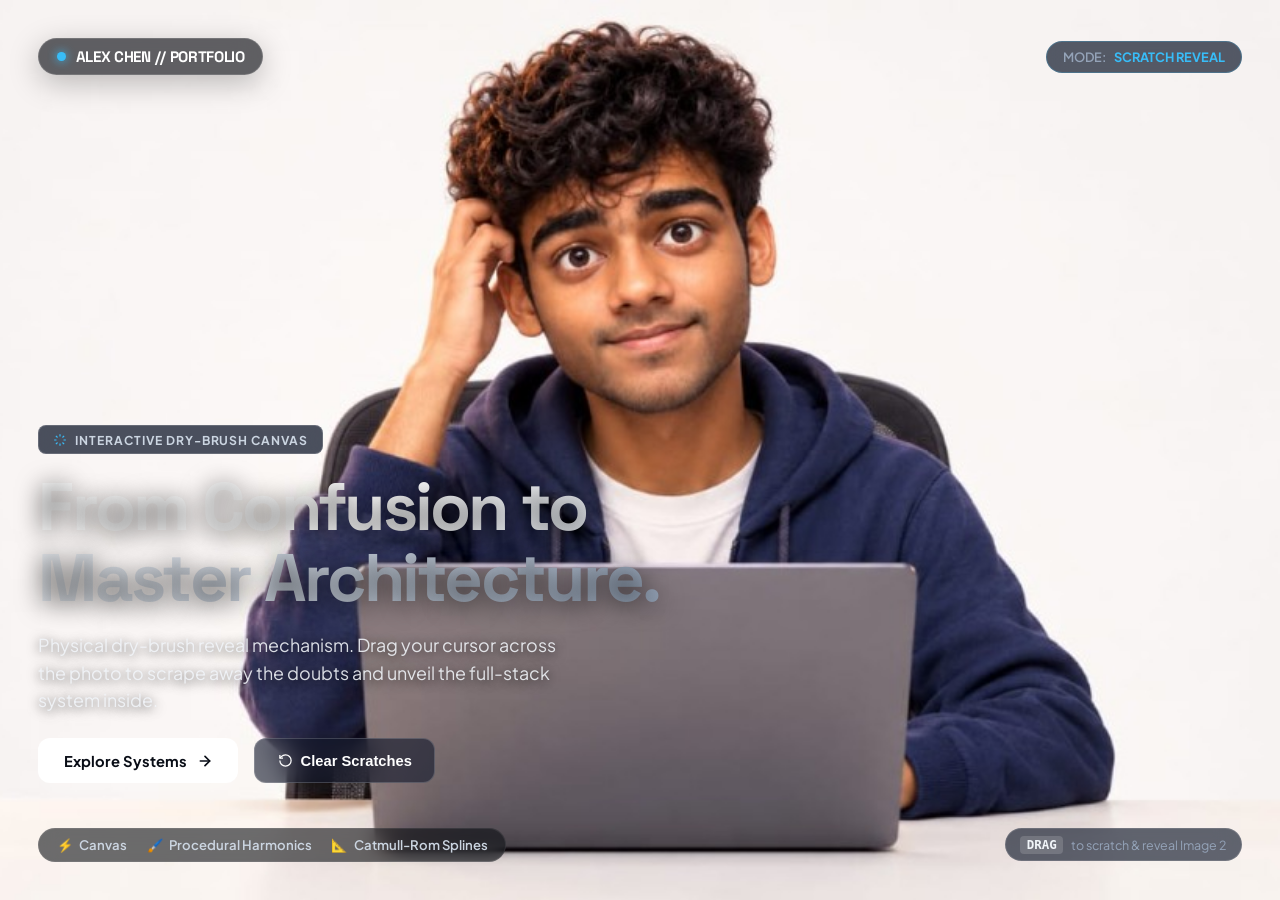
<file: index.html>
<!DOCTYPE html>
<html lang="en">
<head>
  <meta charset="UTF-8">
  <meta name="viewport" content="width=device-width, initial-scale=1.0">
  <meta name="theme-color" content="#0d0f12">
  <title>Interactive Grunge Scratch Reveal Hero</title>
  <link rel="preconnect" href="https://fonts.googleapis.com">
  <link rel="preconnect" href="https://fonts.gstatic.com" crossorigin>
  <link href="https://fonts.googleapis.com/css2?family=Plus+Jakarta+Sans:wght@400;600;700;800&family=Space+Grotesk:wght@500;700&display=swap" rel="stylesheet">
  <link rel="stylesheet" href="style.css">
  <script src="script.js" defer></script>
</head>
<body>
  <main class="hero-container" id="hero">
    <img id="image2" class="hero-bottom-img" src="image2.jpg" alt="The revealed image beneath the scratch layer">
    <canvas id="reveal-canvas" aria-label="Interactive scratch-to-reveal image"></canvas>

    <div class="hero-ui">
      <nav class="hero-nav" aria-label="Portfolio">
        <div class="brand-logo">
          <span class="brand-dot" aria-hidden="true"></span>
          <span>ALEX CHEN // PORTFOLIO</span>
        </div>
        <div class="status-pill">
          <span>MODE:</span>
          <span class="live">SCRATCH REVEAL</span>
        </div>
      </nav>

      <section class="hero-content" aria-labelledby="hero-title">
        <div class="hint-badge">
          <svg viewBox="0 0 24 24" aria-hidden="true"><path d="M12 2v4M12 18v4M4.93 4.93l2.83 2.83M16.24 16.24l2.83 2.83M2 12h4M18 12h4M4.93 19.07l2.83-2.83M16.24 7.76l2.83-2.83"/></svg>
          Interactive Dry-Brush Canvas
        </div>
        <h1 class="hero-title" id="hero-title"><span class="gradient-text">From Confusion to Master Architecture.</span></h1>
        <p class="hero-subtitle">Physical dry-brush reveal mechanism. Drag your cursor across the photo to scrape away the doubts and unveil the full-stack system inside.</p>
        <div class="hero-actions">
          <a href="#projects" class="btn-primary">
            Explore Systems
            <svg width="16" height="16" viewBox="0 0 24 24" fill="none" stroke="currentColor" stroke-width="2.5" stroke-linecap="round" stroke-linejoin="round" aria-hidden="true"><line x1="5" y1="12" x2="19" y2="12"/><polyline points="12 5 19 12 12 19"/></svg>
          </a>
          <button type="button" class="btn-glass" id="reset-btn">
            <svg width="15" height="15" viewBox="0 0 24 24" fill="none" stroke="currentColor" stroke-width="2" aria-hidden="true"><path d="M3 12a9 9 0 1 0 9-9 9.75 9.75 0 0 0-6.74 2.74L3 8"/><path d="M3 3v5h5"/></svg>
            Clear Scratches
          </button>
        </div>
      </section>

      <footer class="hero-footer">
        <div class="tech-stack" aria-label="Technologies">
          <div class="tech-item"><span aria-hidden="true">⚡</span> Canvas</div>
          <div class="tech-item"><span aria-hidden="true">🖌️</span> Procedural Harmonics</div>
          <div class="tech-item"><span aria-hidden="true">📐</span> Catmull-Rom Splines</div>
        </div>
        <div class="instruction-tooltip"><span class="kbd-chip">DRAG</span> to scratch &amp; reveal Image 2</div>
      </footer>
    </div>
  </main>
</body>
</html>
</file>
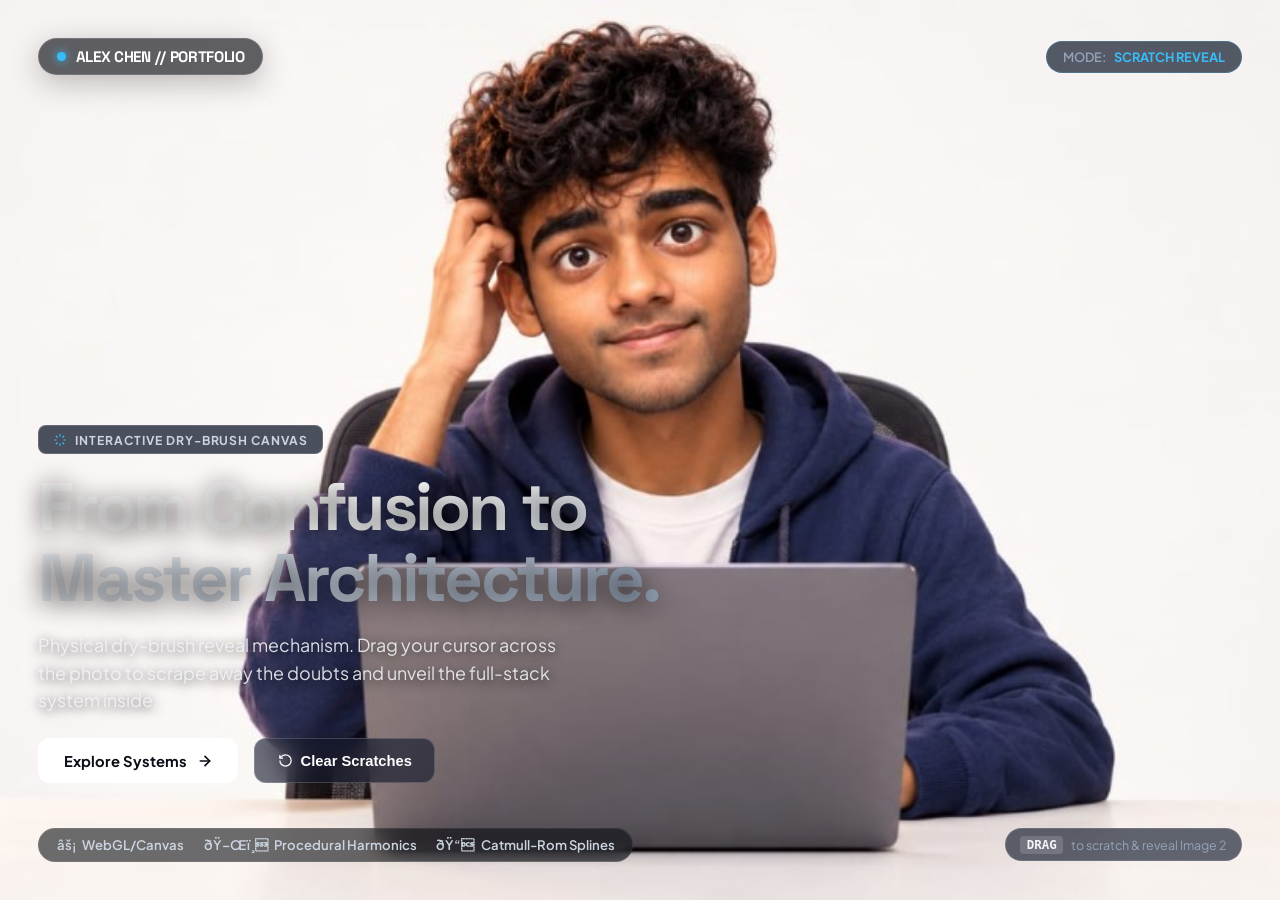
<file: standalone.html>
<!DOCTYPE html>
<html lang="en">
<head>
  <meta charset="UTF-8">
  <meta name="viewport" content="width=device-width, initial-scale=1.0">
  <title>Interactive Grunge Scratch Reveal Hero</title>
  <link rel="preconnect" href="https://fonts.googleapis.com">
  <link rel="preconnect" href="https://fonts.gstatic.com" crossorigin>
  <link href="https://fonts.googleapis.com/css2?family=Plus+Jakarta+Sans:wght@400;600;700;800&family=Space+Grotesk:wght@500;700&display=swap" rel="stylesheet">
  <style>
    *, *::before, *::after {
      box-sizing: border-box;
      margin: 0;
      padding: 0;
    }

    html, body {
      width: 100%;
      height: 100%;
      overflow: hidden;
      background-color: #0d0f12;
      font-family: 'Plus Jakarta Sans', -apple-system, BlinkMacSystemFont, sans-serif;
      color: #ffffff;
      user-select: none;
      -webkit-user-select: none;
    }

    .hero-container {
      position: relative;
      width: 100vw;
      height: 100vh;
      overflow: hidden;
      background: #0d0f12;
    }

    /* IMAGE 2 (Bottom layer): perfectly aligned, cover fit */
    .hero-bottom-img {
      position: absolute;
      top: 0;
      left: 0;
      width: 100vw;
      height: 100vh;
      object-fit: cover;
      object-position: center;
      display: block;
      z-index: 1;
      pointer-events: none;
    }

    /* Canvas layer: holds IMAGE 1, procedural mask destination-out reveals IMAGE 2 */
    #reveal-canvas {
      position: absolute;
      top: 0;
      left: 0;
      width: 100vw;
      height: 100vh;
      z-index: 2;
      display: block;
      touch-action: none;
      cursor: crosshair;
    }

    /* UI Overlay: sits safely above canvas, non-blocking */
    .hero-ui {
      position: absolute;
      inset: 0;
      z-index: 10;
      pointer-events: none;
      display: flex;
      flex-direction: column;
      justify-content: space-between;
      padding: clamp(1.2rem, 3vw, 2.5rem);
    }

    /* Top Navigation bar */
    .hero-nav {
      display: flex;
      justify-content: space-between;
      align-items: center;
      width: 100%;
    }

    .brand-logo {
      display: inline-flex;
      align-items: center;
      gap: 0.6rem;
      background: rgba(13, 15, 20, 0.65);
      backdrop-filter: blur(14px);
      -webkit-backdrop-filter: blur(14px);
      border: 1px solid rgba(255, 255, 255, 0.14);
      padding: 0.5rem 1.1rem;
      border-radius: 9999px;
      font-family: 'Space Grotesk', sans-serif;
      font-weight: 700;
      font-size: 0.95rem;
      letter-spacing: -0.02em;
      box-shadow: 0 8px 30px rgba(0, 0, 0, 0.25);
    }

    .brand-dot {
      width: 9px;
      height: 9px;
      background: #38bdf8;
      border-radius: 50%;
      box-shadow: 0 0 10px #38bdf8;
      animation: pulseDot 2s infinite ease-in-out;
    }

    @keyframes pulseDot {
      0%, 100% { transform: scale(1); opacity: 1; }
      50% { transform: scale(1.35); opacity: 0.7; }
    }

    .status-pill {
      display: inline-flex;
      align-items: center;
      gap: 0.5rem;
      background: rgba(15, 23, 42, 0.7);
      backdrop-filter: blur(14px);
      -webkit-backdrop-filter: blur(14px);
      border: 1px solid rgba(56, 189, 248, 0.25);
      padding: 0.45rem 1rem;
      border-radius: 9999px;
      font-size: 0.8rem;
      font-weight: 600;
      color: #94a3b8;
    }

    .status-pill span.live {
      color: #38bdf8;
      font-weight: 700;
    }

    /* Central Content / Typography */
    .hero-content {
      max-width: 680px;
      display: flex;
      flex-direction: column;
      gap: 1.1rem;
      margin-top: auto;
      margin-bottom: clamp(1.5rem, 5vh, 4rem);
    }

    .hint-badge {
      display: inline-flex;
      align-items: center;
      gap: 0.5rem;
      align-self: flex-start;
      background: rgba(15, 23, 42, 0.75);
      backdrop-filter: blur(12px);
      -webkit-backdrop-filter: blur(12px);
      border: 1px solid rgba(255, 255, 255, 0.16);
      padding: 0.35rem 0.85rem;
      border-radius: 8px;
      font-size: 0.76rem;
      font-weight: 700;
      letter-spacing: 0.08em;
      text-transform: uppercase;
      color: #cbd5e1;
    }

    .hint-badge svg {
      width: 14px;
      height: 14px;
      fill: none;
      stroke: #38bdf8;
      stroke-width: 2;
    }

    .hero-title {
      font-family: 'Space Grotesk', sans-serif;
      font-size: clamp(2.4rem, 5.5vw, 4.2rem);
      line-height: 1.05;
      font-weight: 800;
      letter-spacing: -0.04em;
      color: #ffffff;
      text-shadow: 0 4px 24px rgba(0, 0, 0, 0.65);
    }

    .hero-title .gradient-text {
      background: linear-gradient(135deg, #ffffff 30%, #94a3b8 100%);
      -webkit-background-clip: text;
      -webkit-text-fill-color: transparent;
    }

    .hero-subtitle {
      font-size: clamp(0.95rem, 1.4vw, 1.15rem);
      line-height: 1.55;
      color: rgba(241, 245, 249, 0.88);
      max-width: 540px;
      text-shadow: 0 2px 12px rgba(0, 0, 0, 0.75);
    }

    /* Actions and bottom controls */
    .hero-actions {
      display: flex;
      flex-wrap: wrap;
      align-items: center;
      gap: 1rem;
      margin-top: 0.4rem;
      pointer-events: auto;
    }

    .btn-primary {
      display: inline-flex;
      align-items: center;
      gap: 0.6rem;
      background: #ffffff;
      color: #090d16;
      border: none;
      padding: 0.85rem 1.6rem;
      border-radius: 12px;
      font-size: 0.92rem;
      font-weight: 700;
      cursor: pointer;
      box-shadow: 0 10px 25px rgba(255, 255, 255, 0.18);
      transition: all 0.25s cubic-bezier(0.16, 1, 0.3, 1);
      text-decoration: none;
    }

    .btn-primary:hover {
      transform: translateY(-2px);
      box-shadow: 0 14px 30px rgba(255, 255, 255, 0.28);
      background: #f8fafc;
    }

    .btn-glass {
      display: inline-flex;
      align-items: center;
      gap: 0.5rem;
      background: rgba(15, 23, 42, 0.6);
      backdrop-filter: blur(14px);
      -webkit-backdrop-filter: blur(14px);
      border: 1px solid rgba(255, 255, 255, 0.18);
      color: #ffffff;
      padding: 0.85rem 1.4rem;
      border-radius: 12px;
      font-size: 0.92rem;
      font-weight: 600;
      cursor: pointer;
      transition: all 0.25s ease;
      text-decoration: none;
    }

    .btn-glass:hover {
      background: rgba(255, 255, 255, 0.12);
      border-color: rgba(255, 255, 255, 0.3);
      transform: translateY(-2px);
    }

    /* Bottom interactive bar */
    .hero-footer {
      display: flex;
      justify-content: space-between;
      align-items: center;
      width: 100%;
      font-size: 0.82rem;
      color: rgba(226, 232, 240, 0.7);
    }

    .hero-footer .tech-stack {
      display: flex;
      align-items: center;
      gap: 1.2rem;
      background: rgba(13, 15, 20, 0.6);
      backdrop-filter: blur(10px);
      -webkit-backdrop-filter: blur(10px);
      border: 1px solid rgba(255, 255, 255, 0.08);
      padding: 0.45rem 1.1rem;
      border-radius: 9999px;
    }

    .tech-item {
      display: inline-flex;
      align-items: center;
      gap: 0.4rem;
      font-weight: 600;
      color: #cbd5e1;
    }

    .instruction-tooltip {
      display: inline-flex;
      align-items: center;
      gap: 0.5rem;
      background: rgba(15, 23, 42, 0.65);
      backdrop-filter: blur(12px);
      -webkit-backdrop-filter: blur(12px);
      border: 1px solid rgba(255, 255, 255, 0.12);
      padding: 0.4rem 0.9rem;
      border-radius: 9999px;
      font-size: 0.78rem;
      color: #94a3b8;
    }

    .instruction-tooltip .kbd-chip {
      background: rgba(255, 255, 255, 0.15);
      color: #f1f5f9;
      font-weight: 700;
      padding: 0.1rem 0.4rem;
      border-radius: 4px;
      font-family: monospace;
    }

    @media (max-width: 768px) {
      .hero-content {
        max-width: 100%;
        margin-bottom: 2rem;
      }
      .hero-title {
        font-size: 2.2rem;
      }
      .tech-stack {
        display: none !important;
      }
    }
  </style>
</head>
<body>
  <div class="hero-container" id="hero">
    <!-- IMAGE 2 (Bottom layer): Revealed underneath -->
    <img id="image2" class="hero-bottom-img" src="[data-uri]" alt="Developer Revealed Reality" />

    <!-- Canvas layer: Displays IMAGE 1, scratches away via destination-out -->
    <canvas id="reveal-canvas"></canvas>

    <!-- Overlay UI (Clickable buttons work, passive clicks pass through to canvas) -->
    <div class="hero-ui">
      <nav class="hero-nav">
        <div class="brand-logo">
          <div class="brand-dot"></div>
          <span>ALEX CHEN // PORTFOLIO</span>
        </div>
        <div class="status-pill">
          <span>MODE:</span>
          <span class="live">SCRATCH REVEAL</span>
        </div>
      </nav>

      <div class="hero-content">
        <div class="hint-badge">
          <svg viewBox="0 0 24 24"><path d="M12 2v4M12 18v4M4.93 4.93l2.83 2.83M16.24 16.24l2.83 2.83M2 12h4M18 12h4M4.93 19.07l2.83-2.83M16.24 7.76l2.83-2.83"/></svg>
          Interactive Dry-Brush Canvas
        </div>
        <h1 class="hero-title">
          <span class="gradient-text">From Confusion to Master Architecture.</span>
        </h1>
        <p class="hero-subtitle">
          Physical dry-brush reveal mechanism. Drag your cursor across the photo to scrape away the doubts and unveil the full-stack system inside.
        </p>
        <div class="hero-actions">
          <a href="#projects" class="btn-primary">
            Explore Systems
            <svg width="16" height="16" viewBox="0 0 24 24" fill="none" stroke="currentColor" stroke-width="2.5" stroke-linecap="round" stroke-linejoin="round"><line x1="5" y1="12" x2="19" y2="12"></line><polyline points="12 5 19 12 12 19"></polyline></svg>
          </a>
          <button type="button" class="btn-glass" id="reset-btn">
            <svg width="15" height="15" viewBox="0 0 24 24" fill="none" stroke="currentColor" stroke-width="2"><path d="M3 12a9 9 0 1 0 9-9 9.75 9.75 0 0 0-6.74 2.74L3 8"></path><path d="M3 3v5h5"></path></svg>
            Clear Scratches
          </button>
        </div>
      </div>

      <footer class="hero-footer">
        <div class="tech-stack">
          <div class="tech-item"><span>âš¡</span> WebGL/Canvas</div>
          <div class="tech-item"><span>ðŸ–Œï¸</span> Procedural Harmonics</div>
          <div class="tech-item"><span>ðŸ“</span> Catmull-Rom Splines</div>
        </div>
        <div class="instruction-tooltip">
          <span class="kbd-chip">DRAG</span> to scratch & reveal Image 2
        </div>
      </footer>
    </div>
  </div>

  <script>
    (function() {
      'use strict';

      const canvas = document.getElementById('reveal-canvas');
      const ctx = canvas.getContext('2d', { alpha: true });
      const hero = document.getElementById('hero');
      const resetBtn = document.getElementById('reset-btn');

      // Load IMAGE 1
      const img1 = new Image();
      img1.src = '[data-uri]';
      let img1Loaded = false;
      img1.onload = () => {
        img1Loaded = true;
        renderInitialCover();
      };

      // State tracking
      let width = window.innerWidth;
      let height = window.innerHeight;
      let dpr = Math.min(window.devicePixelRatio || 1, 2);

      // Follower physics
      let sx = 0, sy = 0; // smoothed follower position
      let tx = 0, ty = 0; // target cursor position
      let lastStampX = 0, lastStampY = 0;
      let hasEntered = false;
      let isCursorInside = false;
      let lastTime = performance.now();

      // Brush stamp collection
      // Each stamp: { x, y, baseRadius, angle, born, seed, speed }
      const stamps = [];
      const STAMP_LIFETIME = 2.7; // 2.7 seconds exactly
      const SAMPLE_COUNT = 48; // ~48 perimeter samples

      // Compute cover destination rectangle matching CSS object-fit: cover
      function getCoverRect(imgW, imgH, containerW, containerH) {
        if (!imgW || !imgH) return { x: 0, y: 0, width: containerW, height: containerH };
        const imgRatio = imgW / imgH;
        const containerRatio = containerW / containerH;
        let renderW, renderH, offsetX, offsetY;

        if (containerRatio > imgRatio) {
          renderW = containerW;
          renderH = containerW / imgRatio;
          offsetX = 0;
          offsetY = (containerH - renderH) / 2;
        } else {
          renderH = containerH;
          renderW = containerH * imgRatio;
          offsetX = (containerW - renderW) / 2;
          offsetY = 0;
        }
        return { x: offsetX, y: offsetY, width: renderW, height: renderH };
      }

      function resize() {
        width = window.innerWidth;
        height = window.innerHeight;
        dpr = Math.min(window.devicePixelRatio || 1, 2);
        canvas.width = Math.floor(width * dpr);
        canvas.height = Math.floor(height * dpr);
        canvas.style.width = width + 'px';
        canvas.style.height = height + 'px';
      }

      window.addEventListener('resize', resize);
      resize();

      function renderInitialCover() {
        if (!img1Loaded) return;
        ctx.save();
        ctx.scale(dpr, dpr);
        ctx.clearRect(0, 0, width, height);
        const rect = getCoverRect(img1.naturalWidth, img1.naturalHeight, width, height);
        ctx.drawImage(img1, rect.x, rect.y, rect.width, rect.height);
        ctx.restore();
      }

      // Catmull-Rom closed curve conversion to cubic BÃ©zier
      function traceCatmullRomClosed(context, pts) {
        const n = pts.length;
        if (n < 3) return;
        context.moveTo(pts[0].x, pts[0].y);
        for (let i = 0; i < n; i++) {
          const p0 = pts[(i - 1 + n) % n];
          const p1 = pts[i];
          const p2 = pts[(i + 1) % n];
          const p3 = pts[(i + 2) % n];

          const cp1x = p1.x + (p2.x - p0.x) / 6;
          const cp1y = p1.y + (p2.y - p0.y) / 6;
          const cp2x = p2.x - (p3.x - p1.x) / 6;
          const cp2y = p2.y - (p3.y - p1.y) / 6;

          context.bezierCurveTo(cp1x, cp1y, cp2x, cp2y, p2.x, p2.y);
        }
        context.closePath();
      }

      // Build procedural dry-brush polygon points with multiscale harmonics + directional stretch
      function getBrushPerimeter(stamp, currentRadius, currentTime) {
        const pts = [];
        const baseR = currentRadius;
        const seed = stamp.seed;
        const time = (currentTime - stamp.born) * 0.4;
        const dirAngle = stamp.angle;

        // Slight stretch in movement direction (not over-stretched or over-rotated)
        const stretchRatio = Math.min(1.30, 1.08 + (stamp.speed || 0) * 0.00035);
        const compressRatio = 1 / Math.sqrt(stretchRatio);

        const cosDir = Math.cos(dirAngle);
        const sinDir = Math.sin(dirAngle);

        for (let i = 0; i < SAMPLE_COUNT; i++) {
          const a = (i / SAMPLE_COUNT) * Math.PI * 2;

          // Specified multi-frequency radius formula + additional micro-irregularities
          const harmonic1 = 0.085 * Math.sin(3 * a + time + seed);
          const harmonic2 = 0.048 * Math.sin(5 * a - time * 1.15 + seed * 2.1);
          const harmonic3 = 0.022 * Math.sin(9 * a + time * 0.6 + seed * 3.7);

          // Additional high-frequency dry-bristle serration & torn edge notches
          const bristleJitter = 0.035 * Math.sin(17 * a + seed * 4.3) +
                                0.018 * Math.cos(31 * a - seed * 1.7);

          // Deep occasional dry-bristle clefts
          const notch = (Math.sin(6 * a + seed * 1.5) > 0.88) ? -0.12 : 0;

          const r = baseR * Math.max(0.2, (1 + harmonic1 + harmonic2 + harmonic3 + bristleJitter + notch));

          // Local coordinates stretched along direction
          const localX = r * stretchRatio * Math.cos(a);
          const localY = r * compressRatio * Math.sin(a);

          // Rotate to align with movement angle
          const rotX = stamp.x + (localX * cosDir - localY * sinDir);
          const rotY = stamp.y + (localX * sinDir + localY * cosDir);

          pts.push({ x: rotX, y: rotY });
        }
        return pts;
      }

      // Add a stamp at (px, py)
      function addStamp(px, py, angle, speed, now) {
        const baseRadius = Math.min(width, height) * 0.18; // 15-20% of smaller viewport dimension
        stamps.push({
          x: px,
          y: py,
          baseRadius: baseRadius,
          angle: angle,
          born: now,
          seed: Math.random() * 1000,
          speed: speed
        });
      }

      // Mouse / Pointer handlers
      function handlePointerMove(clientX, clientY) {
        const now = performance.now() / 1000;

        if (!hasEntered) {
          // Immediately set follower to cursor position so no unwanted stroke connects from old position
          sx = clientX;
          sy = clientY;
          tx = clientX;
          ty = clientY;
          lastStampX = clientX;
          lastStampY = clientY;
          hasEntered = true;
          isCursorInside = true;
          // Add first stamp at initial touch/entry
          addStamp(clientX, clientY, 0, 0, now);
          return;
        }

        if (!isCursorInside) {
          // Re-entering: start fresh from new cursor position without connecting
          sx = clientX;
          sy = clientY;
          tx = clientX;
          ty = clientY;
          lastStampX = clientX;
          lastStampY = clientY;
          isCursorInside = true;
          addStamp(clientX, clientY, 0, 0, now);
          return;
        }

        tx = clientX;
        ty = clientY;
      }

      hero.addEventListener('pointerenter', (e) => {
        handlePointerMove(e.clientX, e.clientY);
      });

      hero.addEventListener('pointermove', (e) => {
        handlePointerMove(e.clientX, e.clientY);
      });

      hero.addEventListener('pointerleave', () => {
        isCursorInside = false;
      });

      // Mobile Touch Handling with exact same behavior
      hero.addEventListener('touchstart', (e) => {
        if (e.touches.length > 0) {
          const t = e.touches[0];
          handlePointerMove(t.clientX, t.clientY);
        }
      }, { passive: true });

      hero.addEventListener('touchmove', (e) => {
        if (e.touches.length > 0) {
          const t = e.touches[0];
          handlePointerMove(t.clientX, t.clientY);
        }
      }, { passive: true });

      hero.addEventListener('touchend', () => {
        isCursorInside = false;
      });

      resetBtn.addEventListener('click', (e) => {
        e.stopPropagation();
        stamps.length = 0;
        renderInitialCover();
      });

      // Main Animation Loop
      function animate(nowMs) {
        requestAnimationFrame(animate);

        const now = nowMs / 1000;
        const dt = Math.min((nowMs - lastTime) / 1000, 0.1);
        lastTime = nowMs;

        // Smooth cursor following
        if (isCursorInside) {
          const k = 1 - Math.pow(1 - 0.17, dt * 60);
          const prevSx = sx;
          const prevSy = sy;

          sx += (tx - sx) * k;
          sy += (ty - sy) * k;

          const dx = sx - lastStampX;
          const dy = sy - lastStampY;
          const distFromLast = Math.hypot(dx, dy);

          const baseRadius = Math.min(width, height) * 0.18;
          // Continuous spacing: approximately brushRadius * 0.09
          const stepDist = baseRadius * 0.09;

          if (distFromLast >= stepDist) {
            const steps = Math.floor(distFromLast / stepDist);
            const moveAngle = Math.atan2(sy - prevSy, sx - prevSx) || 0;
            const instSpeed = distFromLast / Math.max(dt, 0.001);

            for (let i = 1; i <= steps; i++) {
              const fraction = i / steps;
              const px = lastStampX + dx * fraction;
              const py = lastStampY + dy * fraction;
              addStamp(px, py, moveAngle, instSpeed, now);
            }
            lastStampX += dx * (steps / (distFromLast / stepDist));
            lastStampY += dy * (steps / (distFromLast / stepDist));
          }
        }

        // Clean up expired stamps
        for (let i = stamps.length - 1; i >= 0; i--) {
          const age = now - stamps[i].born;
          if (age >= STAMP_LIFETIME) {
            stamps.splice(i, 1);
          }
        }

        if (!img1Loaded) return;

        // Render frame
        ctx.save();
        ctx.scale(dpr, dpr);

        // 1. Clear frame
        ctx.clearRect(0, 0, width, height);

        // 2. Draw IMAGE 1 (top default image)
        const rect = getCoverRect(img1.naturalWidth, img1.naturalHeight, width, height);
        ctx.drawImage(img1, rect.x, rect.y, rect.width, rect.height);

        // 3. Cut out active brush stamps using destination-out
        if (stamps.length > 0) {
          ctx.globalCompositeOperation = 'destination-out';
          ctx.fillStyle = '#000000';

          for (let i = 0; i < stamps.length; i++) {
            const stamp = stamps[i];
            const age = now - stamp.born;
            const life = Math.max(0, 1 - age / STAMP_LIFETIME);

            // Physical shrinking formula specified:
            // radius = originalRadius * Math.pow(life, 0.85)
            // (new = large, 1s = smaller, 2s = very small, 2.7s = gone)
            const currentRadius = stamp.baseRadius * Math.pow(life, 0.85);

            if (currentRadius <= 0.5) continue;

            // Generate organic Catmull-Rom perimeter
            const perimeterPts = getBrushPerimeter(stamp, currentRadius, now);

            ctx.beginPath();
            traceCatmullRomClosed(ctx, perimeterPts);

            // Realistic dry-brush internal elongated bristle slits/holes
            // These internal cutouts use evenodd so they leave fine strands of Image 1 intact
            const holeCount = 2 + Math.floor((stamp.seed % 3));
            for (let h = 0; h < holeCount; h++) {
              const hSeed = stamp.seed + h * 137.5;
              const hOffsetDist = currentRadius * (0.15 + (Math.sin(hSeed) * 0.5 + 0.5) * 0.45);
              const hOffsetAngle = stamp.angle + Math.PI / 2 + ((h % 2 === 0) ? 0 : Math.PI);
              const hcx = stamp.x + Math.cos(hOffsetAngle) * hOffsetDist;
              const hcy = stamp.y + Math.sin(hOffsetAngle) * hOffsetDist;

              const hLength = currentRadius * (0.35 + Math.sin(hSeed * 1.3) * 0.15);
              const hWidth = currentRadius * (0.05 + Math.sin(hSeed * 2.1) * 0.02);

              // Elongated irregular capsule aligned along stroke
              const hCos = Math.cos(stamp.angle);
              const hSin = Math.sin(stamp.angle);
              const pCos = -hSin;
              const pSin = hCos;

              // Draw hole counter to main contour for evenodd winding
              ctx.moveTo(hcx - hCos * hLength, hcy - hSin * hLength);
              ctx.bezierCurveTo(
                hcx - hCos * hLength + pCos * hWidth, hcy - hSin * hLength + pSin * hWidth,
                hcx + hCos * hLength + pCos * hWidth, hcy + hSin * hLength + pSin * hWidth,
                hcx + hCos * hLength, hcy + hSin * hLength
              );
              ctx.bezierCurveTo(
                hcx + hCos * hLength - pCos * hWidth, hcy + hSin * hLength - pSin * hWidth,
                hcx - hCos * hLength - pCos * hWidth, hcy - hSin * hLength - pSin * hWidth,
                hcx - hCos * hLength, hcy - hSin * hLength
              );
            }

            ctx.fill('evenodd');
          }

          // 4. Reset composite operation to source-over
          ctx.globalCompositeOperation = 'source-over';
        }

        ctx.restore();
      }

      requestAnimationFrame(animate);
    })();
  </script>
</body>
</html>
</file>
<file: style.css>
*, *::before, *::after {
  box-sizing: border-box;
  margin: 0;
  padding: 0;
}

html, body {
  width: 100%;
  height: 100%;
  overflow: hidden;
  background-color: #0d0f12;
  font-family: 'Plus Jakarta Sans', -apple-system, BlinkMacSystemFont, sans-serif;
  color: #ffffff;
  user-select: none;
  -webkit-user-select: none;
}

.hero-container {
  position: relative;
  width: 100vw;
  height: 100vh;
  overflow: hidden;
  background: #0d0f12;
}

/* IMAGE 2 (Bottom layer): perfectly aligned, cover fit */
.hero-bottom-img {
  position: absolute;
  top: 0;
  left: 0;
  width: 100vw;
  height: 100vh;
  object-fit: cover;
  object-position: center;
  display: block;
  z-index: 1;
  pointer-events: none;
}

/* Canvas layer: holds IMAGE 1, procedural mask destination-out reveals IMAGE 2 */
#reveal-canvas {
  position: absolute;
  top: 0;
  left: 0;
  width: 100vw;
  height: 100vh;
  z-index: 2;
  display: block;
  touch-action: none;
  cursor: crosshair;
}

/* UI Overlay: sits safely above canvas, non-blocking */
.hero-ui {
  position: absolute;
  inset: 0;
  z-index: 10;
  pointer-events: none;
  display: flex;
  flex-direction: column;
  justify-content: space-between;
  padding: clamp(1.2rem, 3vw, 2.5rem);
}

/* Top Navigation bar */
.hero-nav {
  display: flex;
  justify-content: space-between;
  align-items: center;
  width: 100%;
}

.brand-logo {
  display: inline-flex;
  align-items: center;
  gap: 0.6rem;
  background: rgba(13, 15, 20, 0.65);
  backdrop-filter: blur(14px);
  -webkit-backdrop-filter: blur(14px);
  border: 1px solid rgba(255, 255, 255, 0.14);
  padding: 0.5rem 1.1rem;
  border-radius: 9999px;
  font-family: 'Space Grotesk', sans-serif;
  font-weight: 700;
  font-size: 0.95rem;
  letter-spacing: -0.02em;
  box-shadow: 0 8px 30px rgba(0, 0, 0, 0.25);
}

.brand-dot {
  width: 9px;
  height: 9px;
  background: #38bdf8;
  border-radius: 50%;
  box-shadow: 0 0 10px #38bdf8;
  animation: pulseDot 2s infinite ease-in-out;
}

@keyframes pulseDot {
  0%, 100% { transform: scale(1); opacity: 1; }
  50% { transform: scale(1.35); opacity: 0.7; }
}

.status-pill {
  display: inline-flex;
  align-items: center;
  gap: 0.5rem;
  background: rgba(15, 23, 42, 0.7);
  backdrop-filter: blur(14px);
  -webkit-backdrop-filter: blur(14px);
  border: 1px solid rgba(56, 189, 248, 0.25);
  padding: 0.45rem 1rem;
  border-radius: 9999px;
  font-size: 0.8rem;
  font-weight: 600;
  color: #94a3b8;
}

.status-pill span.live {
  color: #38bdf8;
  font-weight: 700;
}

/* Central Content / Typography */
.hero-content {
  max-width: 680px;
  display: flex;
  flex-direction: column;
  gap: 1.1rem;
  margin-top: auto;
  margin-bottom: clamp(1.5rem, 5vh, 4rem);
}

.hint-badge {
  display: inline-flex;
  align-items: center;
  gap: 0.5rem;
  align-self: flex-start;
  background: rgba(15, 23, 42, 0.75);
  backdrop-filter: blur(12px);
  -webkit-backdrop-filter: blur(12px);
  border: 1px solid rgba(255, 255, 255, 0.16);
  padding: 0.35rem 0.85rem;
  border-radius: 8px;
  font-size: 0.76rem;
  font-weight: 700;
  letter-spacing: 0.08em;
  text-transform: uppercase;
  color: #cbd5e1;
}

.hint-badge svg {
  width: 14px;
  height: 14px;
  fill: none;
  stroke: #38bdf8;
  stroke-width: 2;
}

.hero-title {
  font-family: 'Space Grotesk', sans-serif;
  font-size: clamp(2.4rem, 5.5vw, 4.2rem);
  line-height: 1.05;
  font-weight: 800;
  letter-spacing: -0.04em;
  color: #ffffff;
  text-shadow: 0 4px 24px rgba(0, 0, 0, 0.65);
}

.hero-title .gradient-text {
  background: linear-gradient(135deg, #ffffff 30%, #94a3b8 100%);
  -webkit-background-clip: text;
  -webkit-text-fill-color: transparent;
}

.hero-subtitle {
  font-size: clamp(0.95rem, 1.4vw, 1.15rem);
  line-height: 1.55;
  color: rgba(241, 245, 249, 0.88);
  max-width: 540px;
  text-shadow: 0 2px 12px rgba(0, 0, 0, 0.75);
}

/* Actions and bottom controls */
.hero-actions {
  display: flex;
  flex-wrap: wrap;
  align-items: center;
  gap: 1rem;
  margin-top: 0.4rem;
  pointer-events: auto;
}

.btn-primary {
  display: inline-flex;
  align-items: center;
  gap: 0.6rem;
  background: #ffffff;
  color: #090d16;
  border: none;
  padding: 0.85rem 1.6rem;
  border-radius: 12px;
  font-size: 0.92rem;
  font-weight: 700;
  cursor: pointer;
  box-shadow: 0 10px 25px rgba(255, 255, 255, 0.18);
  transition: all 0.25s cubic-bezier(0.16, 1, 0.3, 1);
  text-decoration: none;
}

.btn-primary:hover {
  transform: translateY(-2px);
  box-shadow: 0 14px 30px rgba(255, 255, 255, 0.28);
  background: #f8fafc;
}

.btn-glass {
  display: inline-flex;
  align-items: center;
  gap: 0.5rem;
  background: rgba(15, 23, 42, 0.6);
  backdrop-filter: blur(14px);
  -webkit-backdrop-filter: blur(14px);
  border: 1px solid rgba(255, 255, 255, 0.18);
  color: #ffffff;
  padding: 0.85rem 1.4rem;
  border-radius: 12px;
  font-size: 0.92rem;
  font-weight: 600;
  cursor: pointer;
  transition: all 0.25s ease;
  text-decoration: none;
}

.btn-glass:hover {
  background: rgba(255, 255, 255, 0.12);
  border-color: rgba(255, 255, 255, 0.3);
  transform: translateY(-2px);
}

/* Bottom interactive bar */
.hero-footer {
  display: flex;
  justify-content: space-between;
  align-items: center;
  width: 100%;
  font-size: 0.82rem;
  color: rgba(226, 232, 240, 0.7);
}

.hero-footer .tech-stack {
  display: flex;
  align-items: center;
  gap: 1.2rem;
  background: rgba(13, 15, 20, 0.6);
  backdrop-filter: blur(10px);
  -webkit-backdrop-filter: blur(10px);
  border: 1px solid rgba(255, 255, 255, 0.08);
  padding: 0.45rem 1.1rem;
  border-radius: 9999px;
}

.tech-item {
  display: inline-flex;
  align-items: center;
  gap: 0.4rem;
  font-weight: 600;
  color: #cbd5e1;
}

.instruction-tooltip {
  display: inline-flex;
  align-items: center;
  gap: 0.5rem;
  background: rgba(15, 23, 42, 0.65);
  backdrop-filter: blur(12px);
  -webkit-backdrop-filter: blur(12px);
  border: 1px solid rgba(255, 255, 255, 0.12);
  padding: 0.4rem 0.9rem;
  border-radius: 9999px;
  font-size: 0.78rem;
  color: #94a3b8;
}

.instruction-tooltip .kbd-chip {
  background: rgba(255, 255, 255, 0.15);
  color: #f1f5f9;
  font-weight: 700;
  padding: 0.1rem 0.4rem;
  border-radius: 4px;
  font-family: monospace;
}

@media (max-width: 768px) {
  .hero-content {
    max-width: 100%;
    margin-bottom: 2rem;
  }
  .hero-title {
    font-size: 2.2rem;
  }
  .tech-stack {
    display: none !important;
  }
}
</file>
